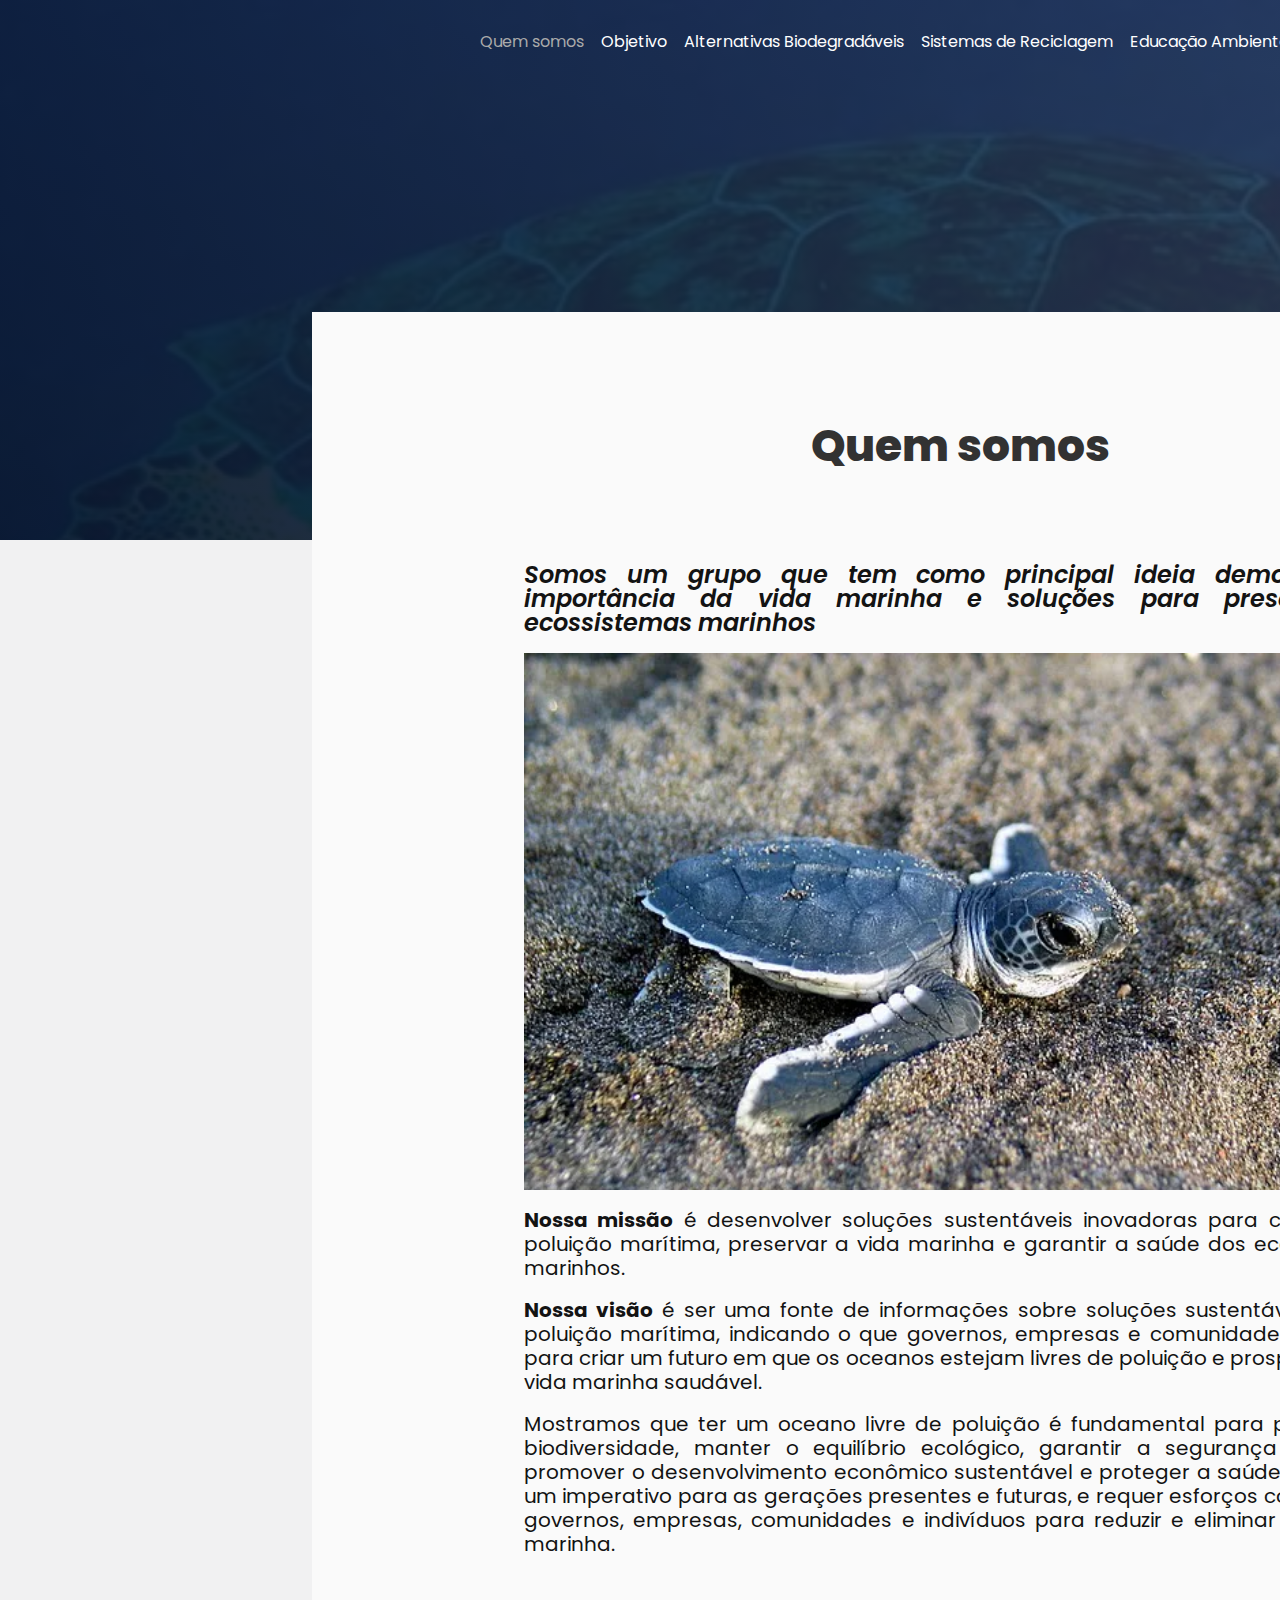
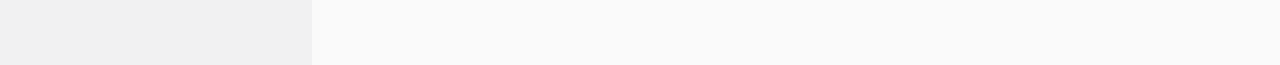
<file: index.html>
<!DOCTYPE html>
<html lang="en">
  <head>
    <meta charset="UTF-8" />
    <meta http-equiv="X-UA-Compatible" content="IE=edge" />
    <meta name="viewport" content="width=device-width, initial-scale=1.0" />
    <link rel="stylesheet" href="src/assets/styles/style.css" />
    <link rel="preconnect" href="https://fonts.googleapis.com" />
    <link rel="preconnect" href="https://fonts.gstatic.com" crossorigin />
    <link
      href="https://fonts.googleapis.com/css2?family=Poppins:ital,wght@0,100;0,200;0,300;0,400;0,500;0,600;0,700;0,800;0,900;1,100;1,200;1,300;1,400;1,500;1,600;1,700;1,800;1,900&family=Roboto:ital,wght@0,100;0,300;0,400;0,500;0,700;0,900;1,100;1,300;1,400;1,500;1,700;1,900&display=swap"
      rel="stylesheet"
    />
    <title>Quem Somos - APS</title>
  </head>
  <body>
    <div class="content">
      <nav class="elementor-widget-wrap">
        <ul class="menu-1">
          <li><a href="index.html" class="active">Quem somos</a></li>
          <li><a href="src/pages/objetivo.html">Objetivo</a></li>
          <li>
            <a href="src/pages/alternativas.html"
              >Alternativas Biodegradáveis</a
            >
          </li>
          <li>
            <a href="src/pages/sistemas.html">Sistemas de Reciclagem</a>
          </li>
          <li><a href="src/pages/educacao.html">Educação Ambiental</a></li>
          <li><a href="src/pages/materiais.html">Novos Materiais</a></li>
        </ul>
      </nav>
      <div class="elementor-section-wrap">
        <section class="elementor-section" id="quemsomosbg">
          <div class="elementor-background-overlay" id="quemsomosgrad"></div>
        </section>
        <div class="elementor-row" id="quemsomosrow">
          <div class="elementor-column-wrap" id="quemsomoscol">
            <div class="elementor-widget-wrap">
              <div class="elementor-heading-title">
                <h1>Quem somos</h1>
              </div>
              <div class="elementor-widget-container">
                <em
                  >Somos um grupo que tem como principal ideia demonstrar a
                  importância da vida marinha e soluções para preservar os
                  ecossistemas marinhos</em
                >
                <div class="img" id="quemsomos1"></div>
                <div class="p">
                  <p>
                    <strong>Nossa missão</strong> é desenvolver soluções
                    sustentáveis inovadoras para combater a poluição marítima,
                    preservar a vida marinha e garantir a saúde dos ecossistemas
                    marinhos.
                  </p>
                  <p>
                    <strong>Nossa visão</strong> é ser uma fonte de informações
                    sobre soluções sustentáveis para a poluição marítima,
                    indicando o que governos, empresas e comunidades precisam
                    para criar um futuro em que os oceanos estejam livres de
                    poluição e prosperem com vida marinha saudável.
                  </p>
                  <p>
                    Mostramos que ter um oceano livre de poluição é fundamental
                    para preservar a biodiversidade, manter o equilíbrio
                    ecológico, garantir a segurança alimentar, promover o
                    desenvolvimento econômico sustentável e proteger a saúde
                    humana. É um imperativo para as gerações presentes e
                    futuras, e requer esforços conjuntos de governos, empresas,
                    comunidades e indivíduos para reduzir e eliminar a poluição
                    marinha.
                  </p>
                </div>
              </div>
            </div>
          </div>
        </div>
      </div>
    </div>
  </body>
</html>
</file>
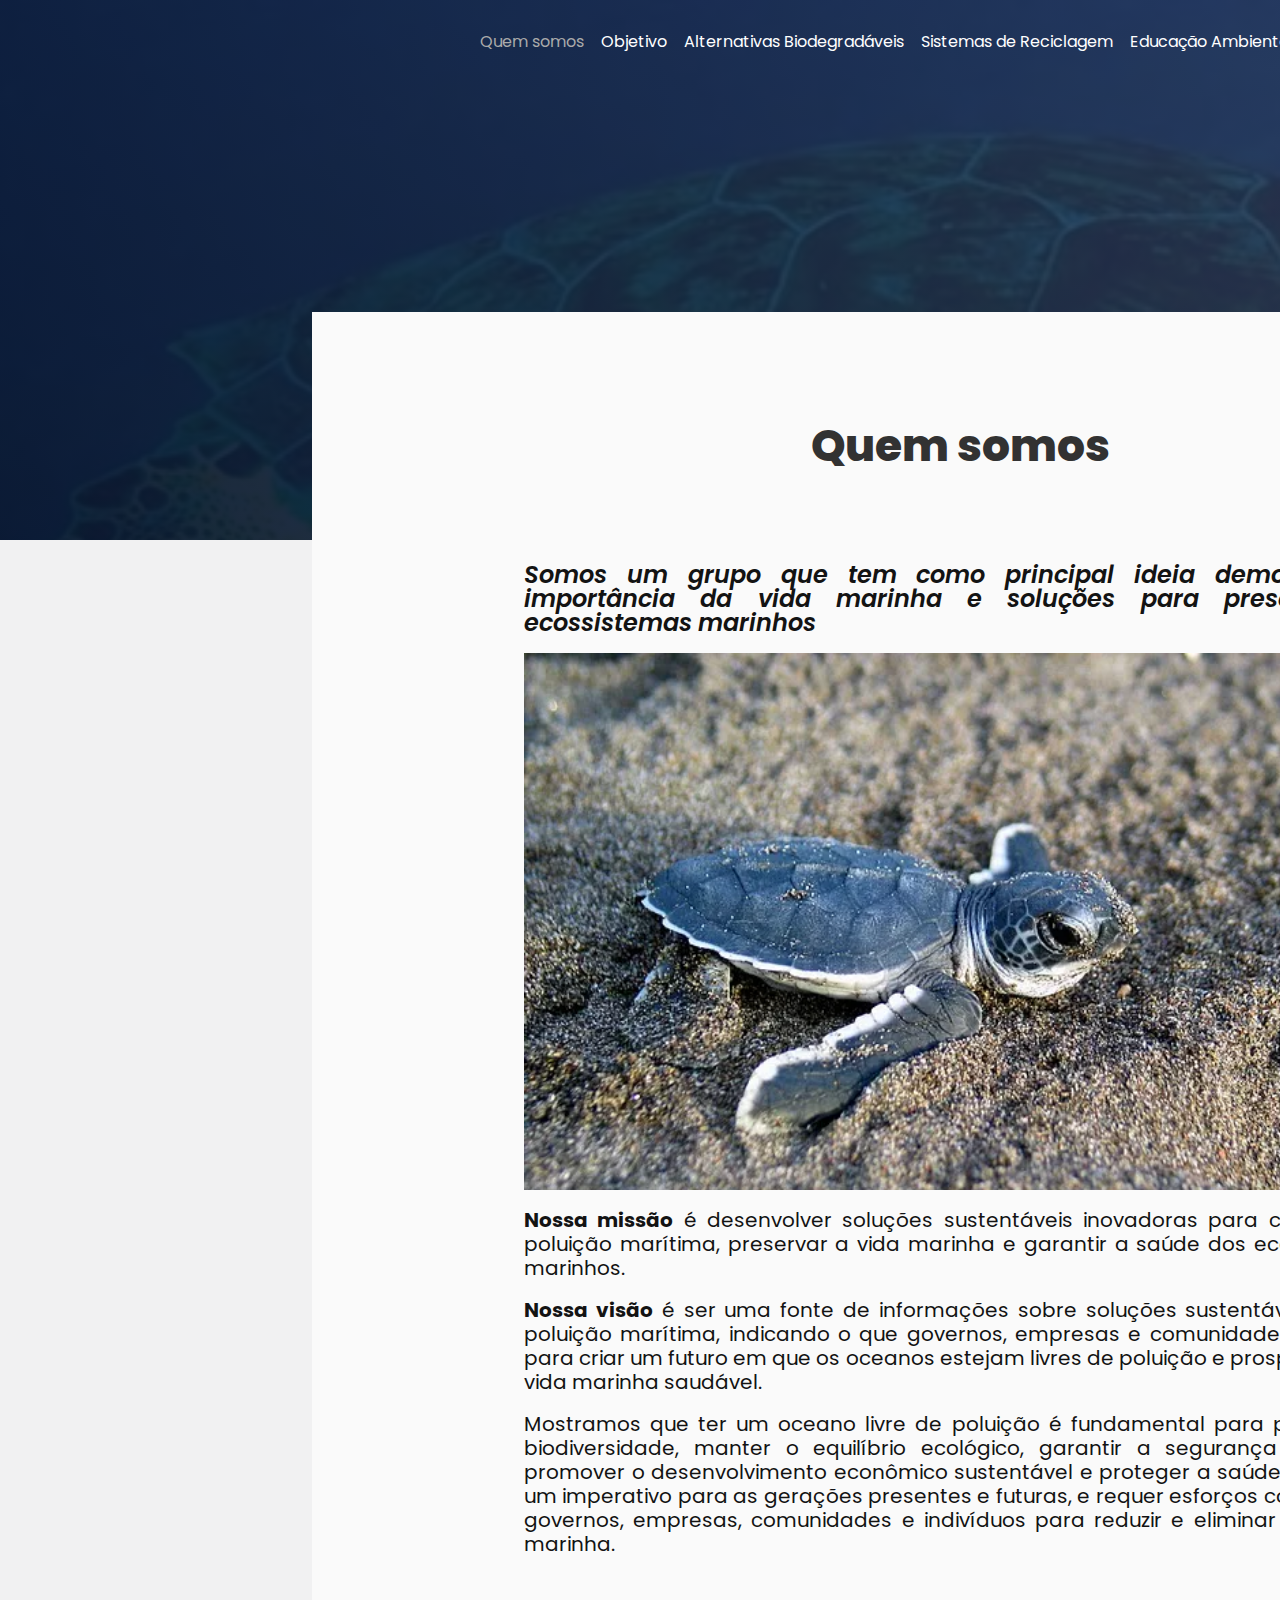
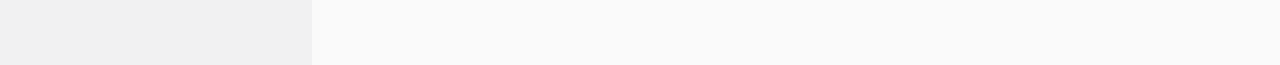
<file: public/index.html>
<!DOCTYPE html>
<html lang="en">
  <head>
    <meta charset="UTF-8" />
    <meta http-equiv="X-UA-Compatible" content="IE=edge" />
    <meta name="viewport" content="width=device-width, initial-scale=1.0" />
    <link rel="stylesheet" href="/src/assets/styles/style.css" />
    <link rel="preconnect" href="https://fonts.googleapis.com" />
    <link rel="preconnect" href="https://fonts.gstatic.com" crossorigin />
    <link
      href="https://fonts.googleapis.com/css2?family=Poppins:ital,wght@0,100;0,200;0,300;0,400;0,500;0,600;0,700;0,800;0,900;1,100;1,200;1,300;1,400;1,500;1,600;1,700;1,800;1,900&family=Roboto:ital,wght@0,100;0,300;0,400;0,500;0,700;0,900;1,100;1,300;1,400;1,500;1,700;1,900&display=swap"
      rel="stylesheet"
    />
    <title>Quem Somos - APS</title>
  </head>
  <body>
    <div class="content">
      <nav class="elementor-widget-wrap">
        <ul class="menu-1">
          <li><a href="index.html" class="active">Quem somos</a></li>
          <li><a href="../src/pages/objetivo.html">Objetivo</a></li>
          <li>
            <a href="../src/pages/alternativas.html"
              >Alternativas Biodegradáveis</a
            >
          </li>
          <li>
            <a href="../src/pages/sistemas.html">Sistemas de Reciclagem</a>
          </li>
          <li><a href="../src/pages/educacao.html">Educação Ambiental</a></li>
          <li><a href="../src/pages/materiais.html">Novos Materiais</a></li>
        </ul>
      </nav>
      <div class="elementor-section-wrap">
        <section class="elementor-section" id="quemsomosbg">
          <div class="elementor-background-overlay" id="quemsomosgrad"></div>
        </section>
        <div class="elementor-row" id="quemsomosrow">
          <div class="elementor-column-wrap" id="quemsomoscol">
            <div class="elementor-widget-wrap">
              <div class="elementor-heading-title">
                <h1>Quem somos</h1>
              </div>
              <div class="elementor-widget-container">
                <em
                  >Somos um grupo que tem como principal ideia demonstrar a
                  importância da vida marinha e soluções para preservar os
                  ecossistemas marinhos</em
                >
                <div class="img" id="quemsomos1"></div>
                <div class="p">
                  <p>
                    <strong>Nossa missão</strong> é desenvolver soluções
                    sustentáveis inovadoras para combater a poluição marítima,
                    preservar a vida marinha e garantir a saúde dos ecossistemas
                    marinhos.
                  </p>
                  <p>
                    <strong>Nossa visão</strong> é ser uma fonte de informações
                    sobre soluções sustentáveis para a poluição marítima,
                    indicando o que governos, empresas e comunidades precisam
                    para criar um futuro em que os oceanos estejam livres de
                    poluição e prosperem com vida marinha saudável.
                  </p>
                  <p>
                    Mostramos que ter um oceano livre de poluição é fundamental
                    para preservar a biodiversidade, manter o equilíbrio
                    ecológico, garantir a segurança alimentar, promover o
                    desenvolvimento econômico sustentável e proteger a saúde
                    humana. É um imperativo para as gerações presentes e
                    futuras, e requer esforços conjuntos de governos, empresas,
                    comunidades e indivíduos para reduzir e eliminar a poluição
                    marinha.
                  </p>
                </div>
              </div>
            </div>
          </div>
        </div>
      </div>
    </div>
  </body>
</html>
</file>
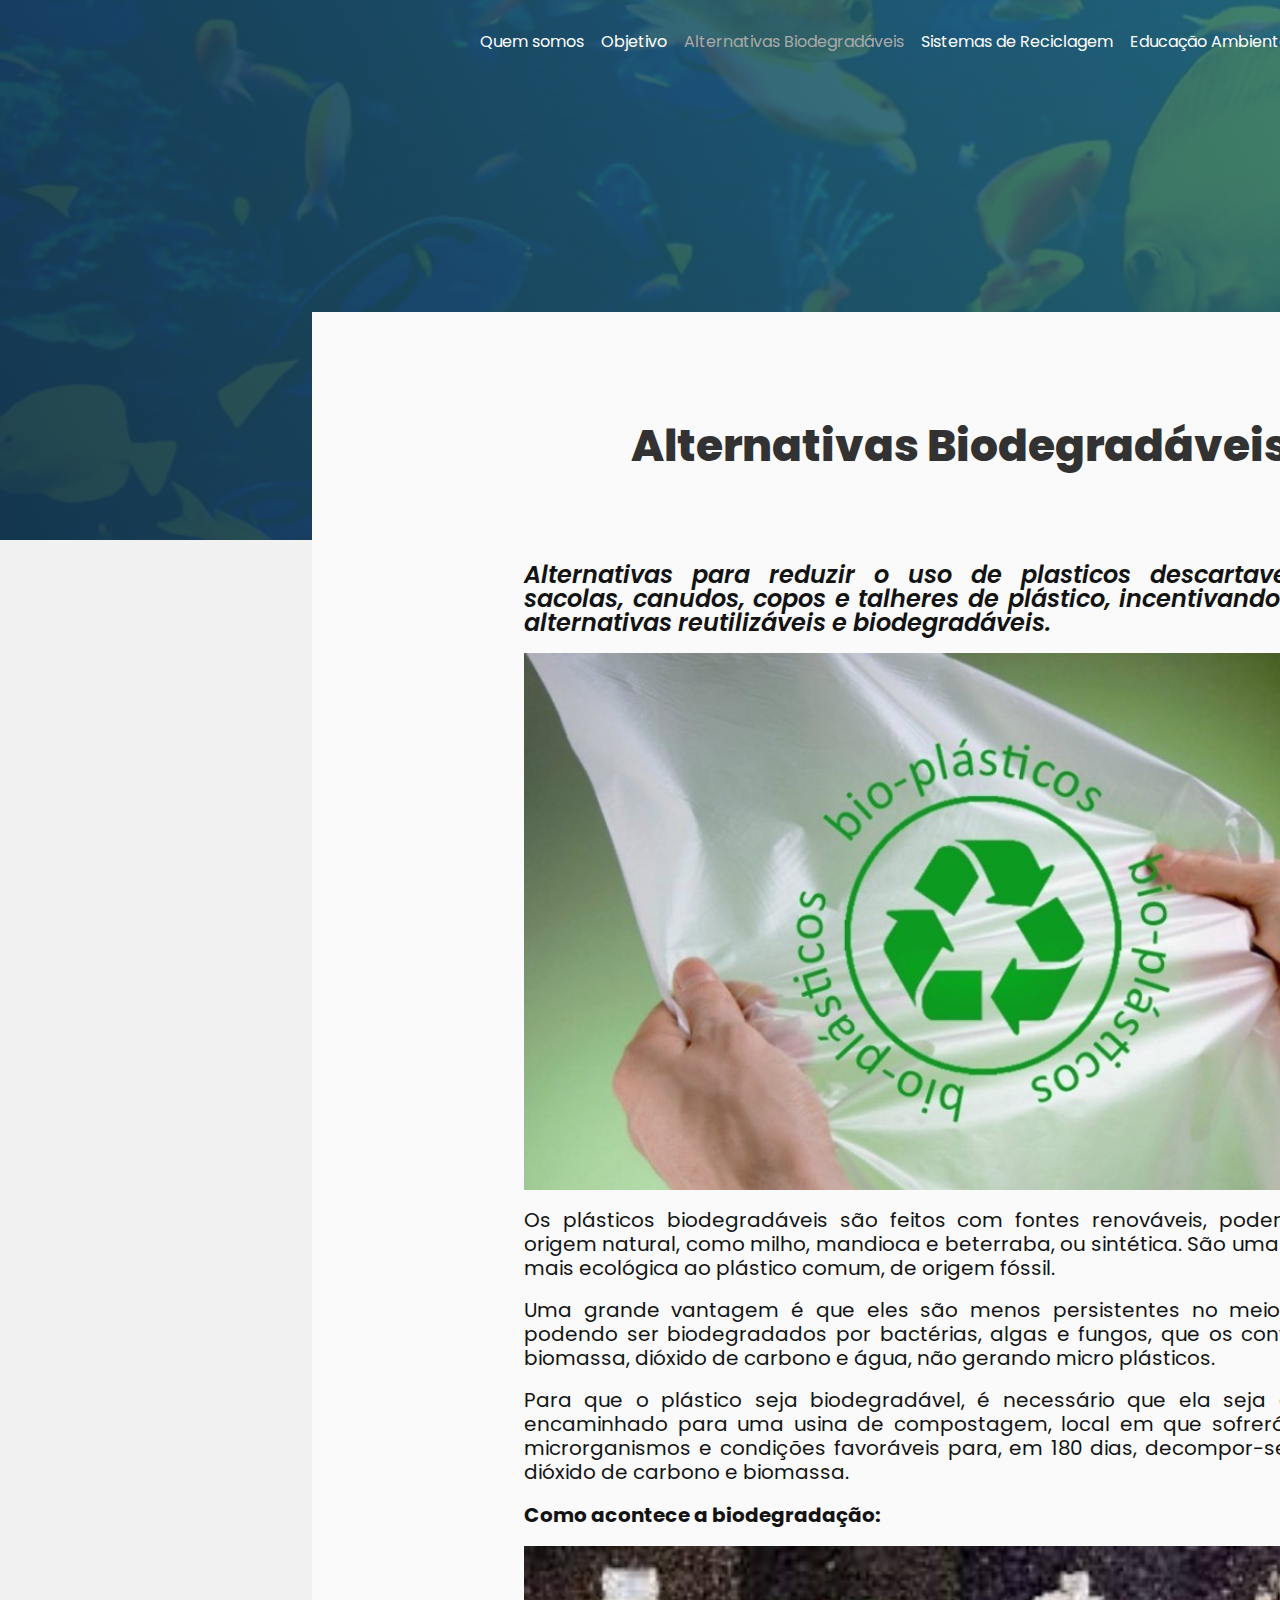
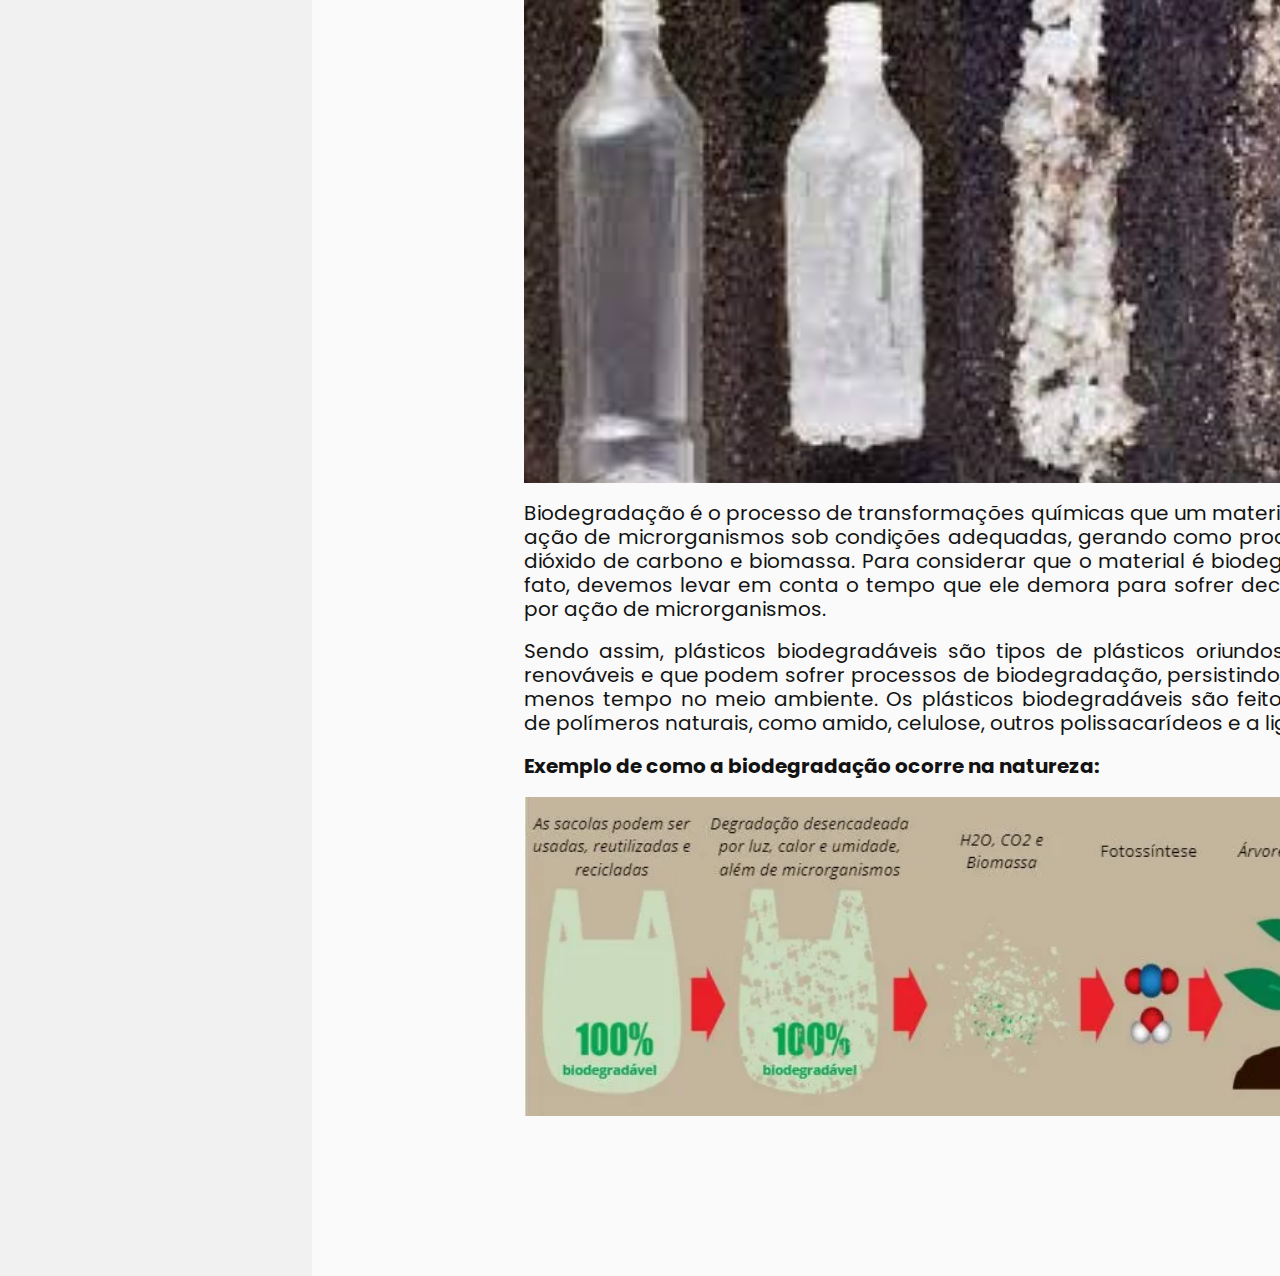
<file: src/pages/alternativas.html>
<!DOCTYPE html>
<html lang="en">
  <head>
    <meta charset="UTF-8" />
    <meta http-equiv="X-UA-Compatible" content="IE=edge" />
    <meta name="viewport" content="width=device-width, initial-scale=1.0" />
    <link rel="stylesheet" href="../assets/styles/style.css" />
    <link rel="preconnect" href="https://fonts.googleapis.com" />
    <link rel="preconnect" href="https://fonts.gstatic.com" crossorigin />
    <link
      href="https://fonts.googleapis.com/css2?family=Poppins:ital,wght@0,100;0,200;0,300;0,400;0,500;0,600;0,700;0,800;0,900;1,100;1,200;1,300;1,400;1,500;1,600;1,700;1,800;1,900&family=Roboto:ital,wght@0,100;0,300;0,400;0,500;0,700;0,900;1,100;1,300;1,400;1,500;1,700;1,900&display=swap"
      rel="stylesheet"
    />
    <title>Alternativas - APS</title>
  </head>
  <body>
    <div class="content">
      <nav class="elementor-widget-wrap">
        <ul class="menu-1">
          <li><a href="../../index.html">Quem somos</a></li>
          <li><a href="objetivo.html">Objetivo</a></li>
          <li>
            <a href="alternativas.html" class="active"
              >Alternativas Biodegradáveis</a
            >
          </li>
          <li><a href="sistemas.html">Sistemas de Reciclagem</a></li>
          <li><a href="educacao.html">Educação Ambiental</a></li>
          <li><a href="materiais.html">Novos Materiais</a></li>
        </ul>
      </nav>
      <div class="elementor-section-wrap">
        <section class="elementor-section" id="alternativasbg">
          <div class="elementor-background-overlay" id="alternativasgrad"></div>
        </section>
        <div class="elementor-row" id="alternativasrow">
          <div class="elementor-column-wrap" id="alternativascol">
            <div class="elementor-widget-wrap">
              <div class="elementor-heading-title">
                <h1>Alternativas Biodegradáveis</h1>
              </div>
              <div class="elementor-widget-container">
                <em
                  >Alternativas para reduzir o uso de plasticos descartaveis
                  como sacolas, canudos, copos e talheres de plástico,
                  incentivando o uso de alternativas reutilizáveis e
                  biodegradáveis.
                </em>
                <div class="img" id="alternativas1"></div>
                <div class="p">
                  <p>
                    Os plásticos biodegradáveis são feitos com fontes
                    renováveis, podendo ser de origem natural, como milho,
                    mandioca e beterraba, ou sintética. São uma alternativa mais
                    ecológica ao plástico comum, de origem fóssil.
                  </p>
                  <p>
                    Uma grande vantagem é que eles são menos persistentes no
                    meio ambiente, podendo ser biodegradados por bactérias,
                    algas e fungos, que os convertem em biomassa, dióxido de
                    carbono e água, não gerando micro plásticos.
                  </p>
                  <p>
                    Para que o plástico seja biodegradável, é necessário
                    que ela seja coletado e encaminhado para uma usina de
                    compostagem, local em que sofrerá ações de microrganismos e
                    condições favoráveis para, em 180 dias, decompor-se em água,
                    dióxido de carbono e biomassa.
                  </p>
                </div>
                <em class="subtitle"> Como acontece a biodegradação: </em>
                <div class="img" id="alternativas2"></div>
                <div class="p">
                  <p>
                    Biodegradação é o processo de transformações químicas que um
                    material sofre por ação de microrganismos sob condições
                    adequadas, gerando como produtos água, dióxido de carbono e
                    biomassa. Para considerar que o material é biodegradável de
                    fato, devemos levar em conta o tempo que ele demora para
                    sofrer decomposição por ação de microrganismos.
                  </p>
                  <p>
                    Sendo assim, plásticos biodegradáveis são tipos de plásticos
                    oriundos de fontes renováveis e que podem sofrer processos
                    de biodegradação, persistindo, assim, por menos tempo no
                    meio ambiente. Os plásticos biodegradáveis são feitos por
                    meio de polímeros naturais, como amido, celulose, outros
                    polissacarídeos e a lignina.
                  </p>
                </div>
                <em class="subtitle">
                  Exemplo de como a biodegradação ocorre na natureza:
                </em>
                <div class="img" id="alternativas3"></div>
              </div>
            </div>
          </div>
        </div>
      </div>
    </div>
  </body>
</html>
</file>
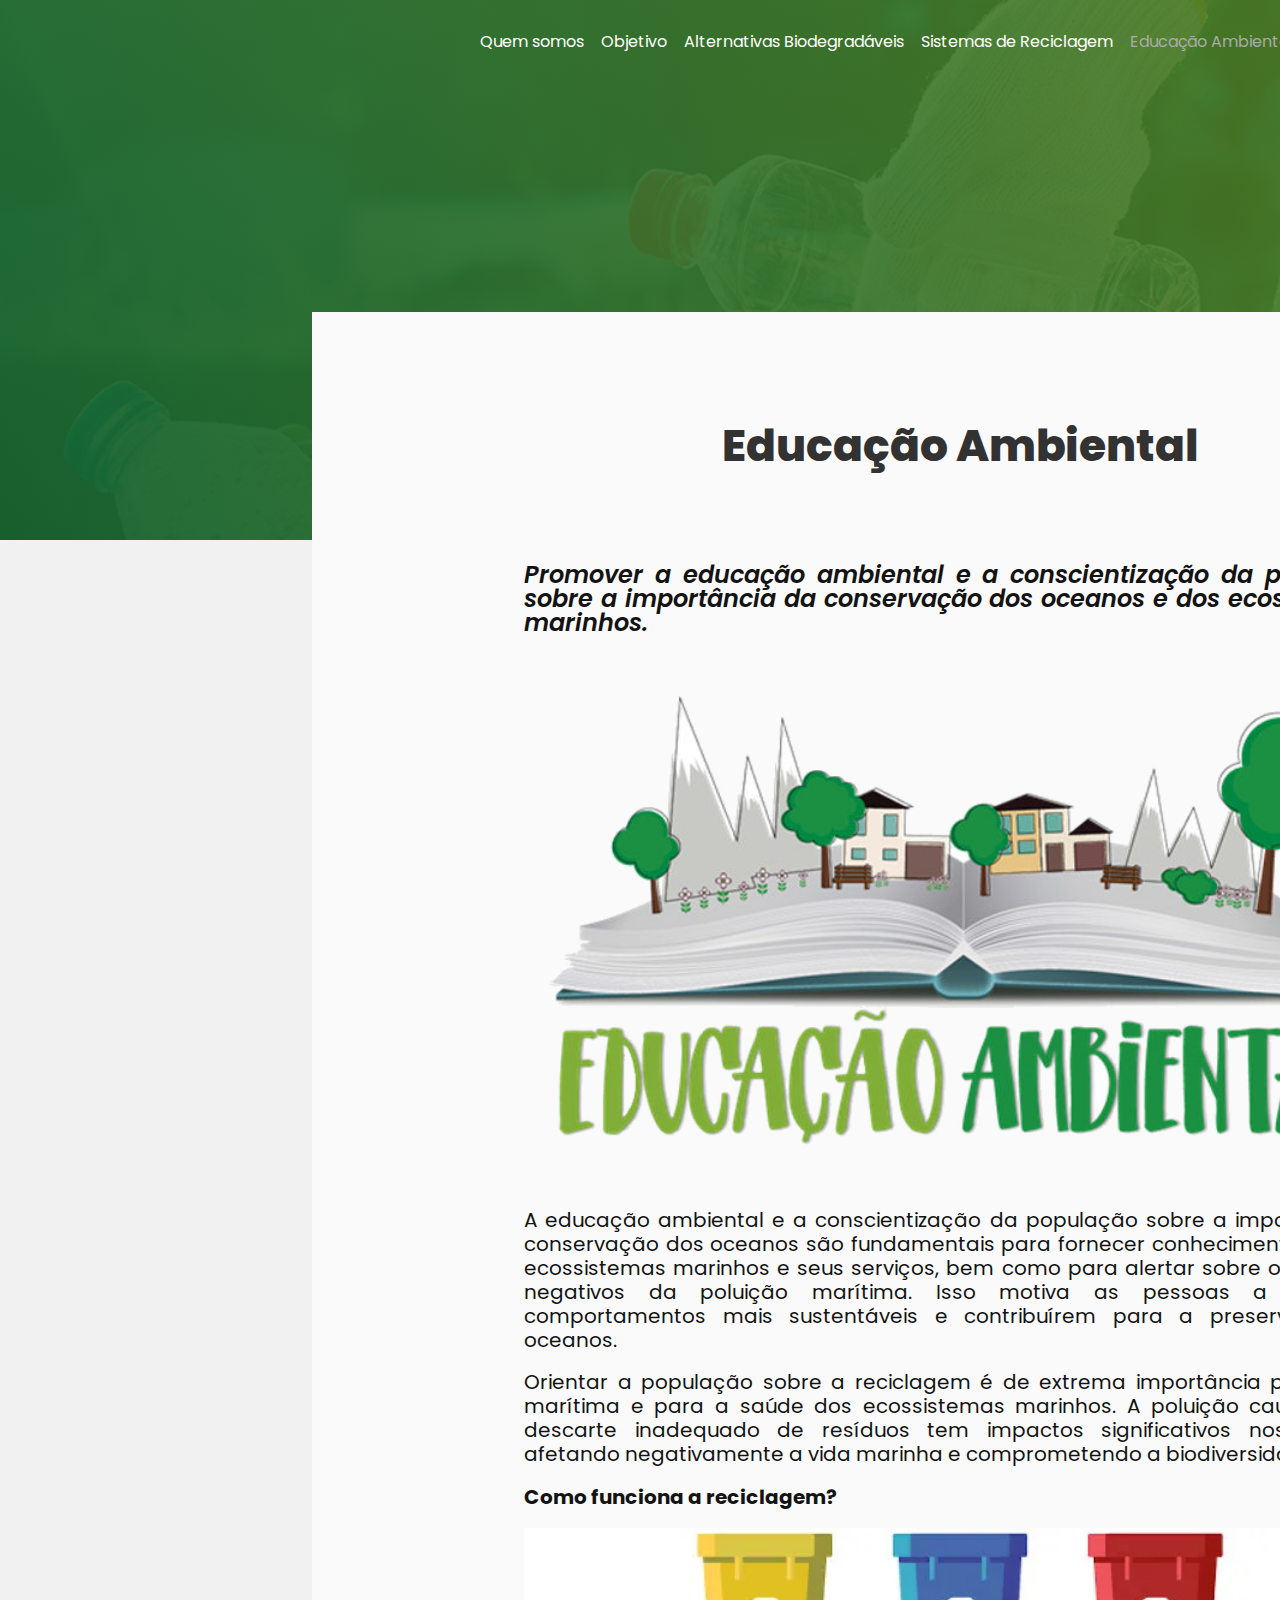
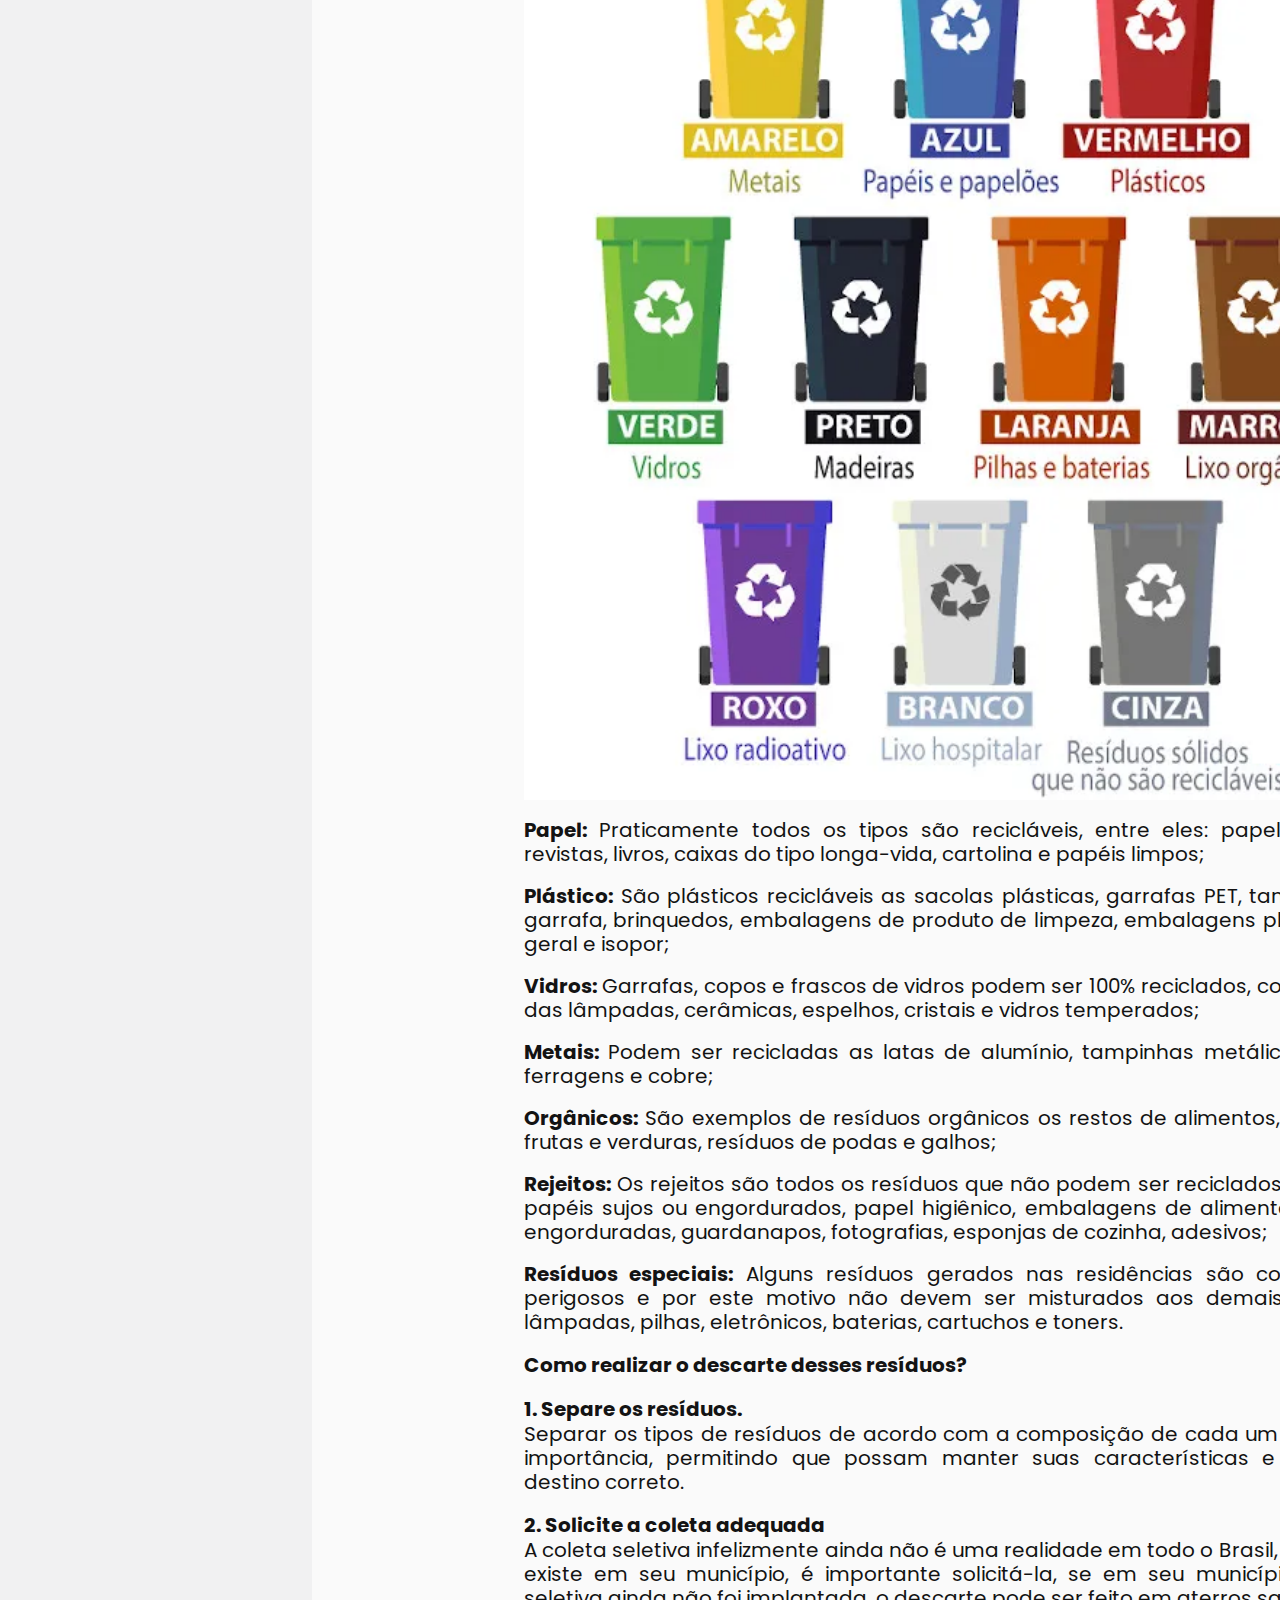
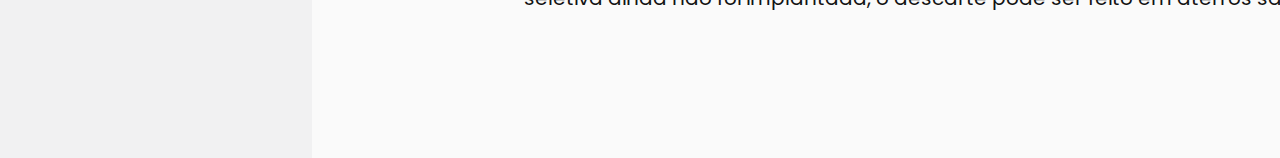
<file: src/pages/educacao.html>
<!DOCTYPE html>
<html lang="en">
  <head>
    <meta charset="UTF-8" />
    <meta http-equiv="X-UA-Compatible" content="IE=edge" />
    <meta name="viewport" content="width=device-width, initial-scale=1.0" />
    <link rel="stylesheet" href="../assets/styles/style.css" />
    <link rel="preconnect" href="https://fonts.googleapis.com" />
    <link rel="preconnect" href="https://fonts.gstatic.com" crossorigin />
    <link
      href="https://fonts.googleapis.com/css2?family=Poppins:ital,wght@0,100;0,200;0,300;0,400;0,500;0,600;0,700;0,800;0,900;1,100;1,200;1,300;1,400;1,500;1,600;1,700;1,800;1,900&family=Roboto:ital,wght@0,100;0,300;0,400;0,500;0,700;0,900;1,100;1,300;1,400;1,500;1,700;1,900&display=swap"
      rel="stylesheet"
    />
    <title>Educação - APS</title>
  </head>
  <body>
    <div class="content">
      <nav class="elementor-widget-wrap">
        <ul class="menu-1">
          <li><a href="../../index.html">Quem somos</a></li>
          <li><a href="objetivo.html">Objetivo</a></li>
          <li>
            <a href="alternativas.html">Alternativas Biodegradáveis</a>
          </li>
          <li><a href="sistemas.html">Sistemas de Reciclagem</a></li>
          <li><a href="educacao.html" class="active">Educação Ambiental</a></li>
          <li><a href="materiais.html">Novos Materiais</a></li>
        </ul>
      </nav>
      <div class="elementor-section-wrap">
        <section class="elementor-section" id="educacaobg">
          <div class="elementor-background-overlay" id="educacaograd"></div>
        </section>
        <div class="elementor-row" id="educacaorow">
          <div class="elementor-column-wrap" id="educacaocol">
            <div class="elementor-widget-wrap">
              <div class="elementor-heading-title">
                <h1>Educação Ambiental</h1>
              </div>
              <div class="elementor-widget-container">
                <em
                  >Promover a educação ambiental e a conscientização da
                  população sobre a importância da conservação dos oceanos e dos
                  ecossistemas marinhos.
                </em>
                <div class="img" id="educacao1"></div>
                <div class="p">
                  <p>
                    A educação ambiental e a conscientização da população sobre
                    a importância da conservação dos oceanos são fundamentais
                    para fornecer conhecimento sobre os ecossistemas marinhos e
                    seus serviços, bem como para alertar sobre os impactos
                    negativos da poluição marítima. Isso motiva as pessoas a
                    adotarem comportamentos mais sustentáveis e contribuírem
                    para a preservação dos oceanos.
                  </p>
                  <p>
                    Orientar a população sobre a reciclagem é de extrema
                    importância para a vida marítima e para a saúde dos
                    ecossistemas marinhos. A poluição causada pelo descarte
                    inadequado de resíduos tem impactos significativos nos
                    oceanos, afetando negativamente a vida marinha e
                    comprometendo a biodiversidade.
                  </p>
                </div>
                <em class="subtitle"> Como funciona a reciclagem? </em>
                <div class="img" id="educacao2"></div>
                <div class="p">
                  <p>
                    <strong>Papel:</strong> Praticamente todos os tipos são
                    recicláveis, entre eles: papelão, jornais, revistas, livros,
                    caixas do tipo longa-vida, cartolina e papéis limpos;
                  </p>
                  <p>
                    <strong>Plástico:</strong> São plásticos recicláveis as
                    sacolas plásticas, garrafas PET, tampinhas de garrafa,
                    brinquedos, embalagens de produto de limpeza, embalagens
                    plásticas em geral e isopor;
                  </p>
                  <p>
                    <strong>Vidros:</strong> Garrafas, copos e frascos de vidros
                    podem ser 100% reciclados, com exceção das lâmpadas,
                    cerâmicas, espelhos, cristais e vidros temperados;
                  </p>
                  <p>
                    <strong>Metais:</strong> Podem ser recicladas as latas de
                    alumínio, tampinhas metálicas, pregos, ferragens e cobre;
                  </p>
                  <p>
                    <strong>Orgânicos:</strong> São exemplos de resíduos
                    orgânicos os restos de alimentos, cascas de frutas e
                    verduras, resíduos de podas e galhos;
                  </p>
                  <p>
                    <strong>Rejeitos:</strong> Os rejeitos são todos os resíduos
                    que não podem ser reciclados, exemplos: papéis sujos ou
                    engordurados, papel higiênico, embalagens de alimentos sujas
                    ou engorduradas, guardanapos, fotografias, esponjas de
                    cozinha, adesivos;
                  </p>
                  <p>
                    <strong>Resíduos especiais:</strong> Alguns resíduos gerados
                    nas residências são considerados perigosos e por este motivo
                    não devem ser misturados aos demais. São eles: lâmpadas,
                    pilhas, eletrônicos, baterias, cartuchos e toners.
                  </p>
                </div>
                <em class="subtitle">
                  Como realizar o descarte desses resíduos?
                </em>
                <div class="p">
                  <p class="list">1. Separe os resíduos.</p>
                  <p>
                    Separar os tipos de resíduos de acordo com a composição de
                    cada um é de suma importância, permitindo que possam manter
                    suas características e receber o destino correto.
                  </p>
                  <p class="list">2. Solicite a coleta adequada</p>
                  <p>
                    A coleta seletiva infelizmente ainda não é uma realidade em
                    todo o Brasil, Mas, se ela existe em seu município, é
                    importante solicitá-la, se em seu município a coleta
                    seletiva ainda não foi implantada, o descarte pode ser feito
                    em aterros sanitários.
                  </p>
                </div>
              </div>
            </div>
          </div>
        </div>
      </div>
    </div>
  </body>
</html>
</file>
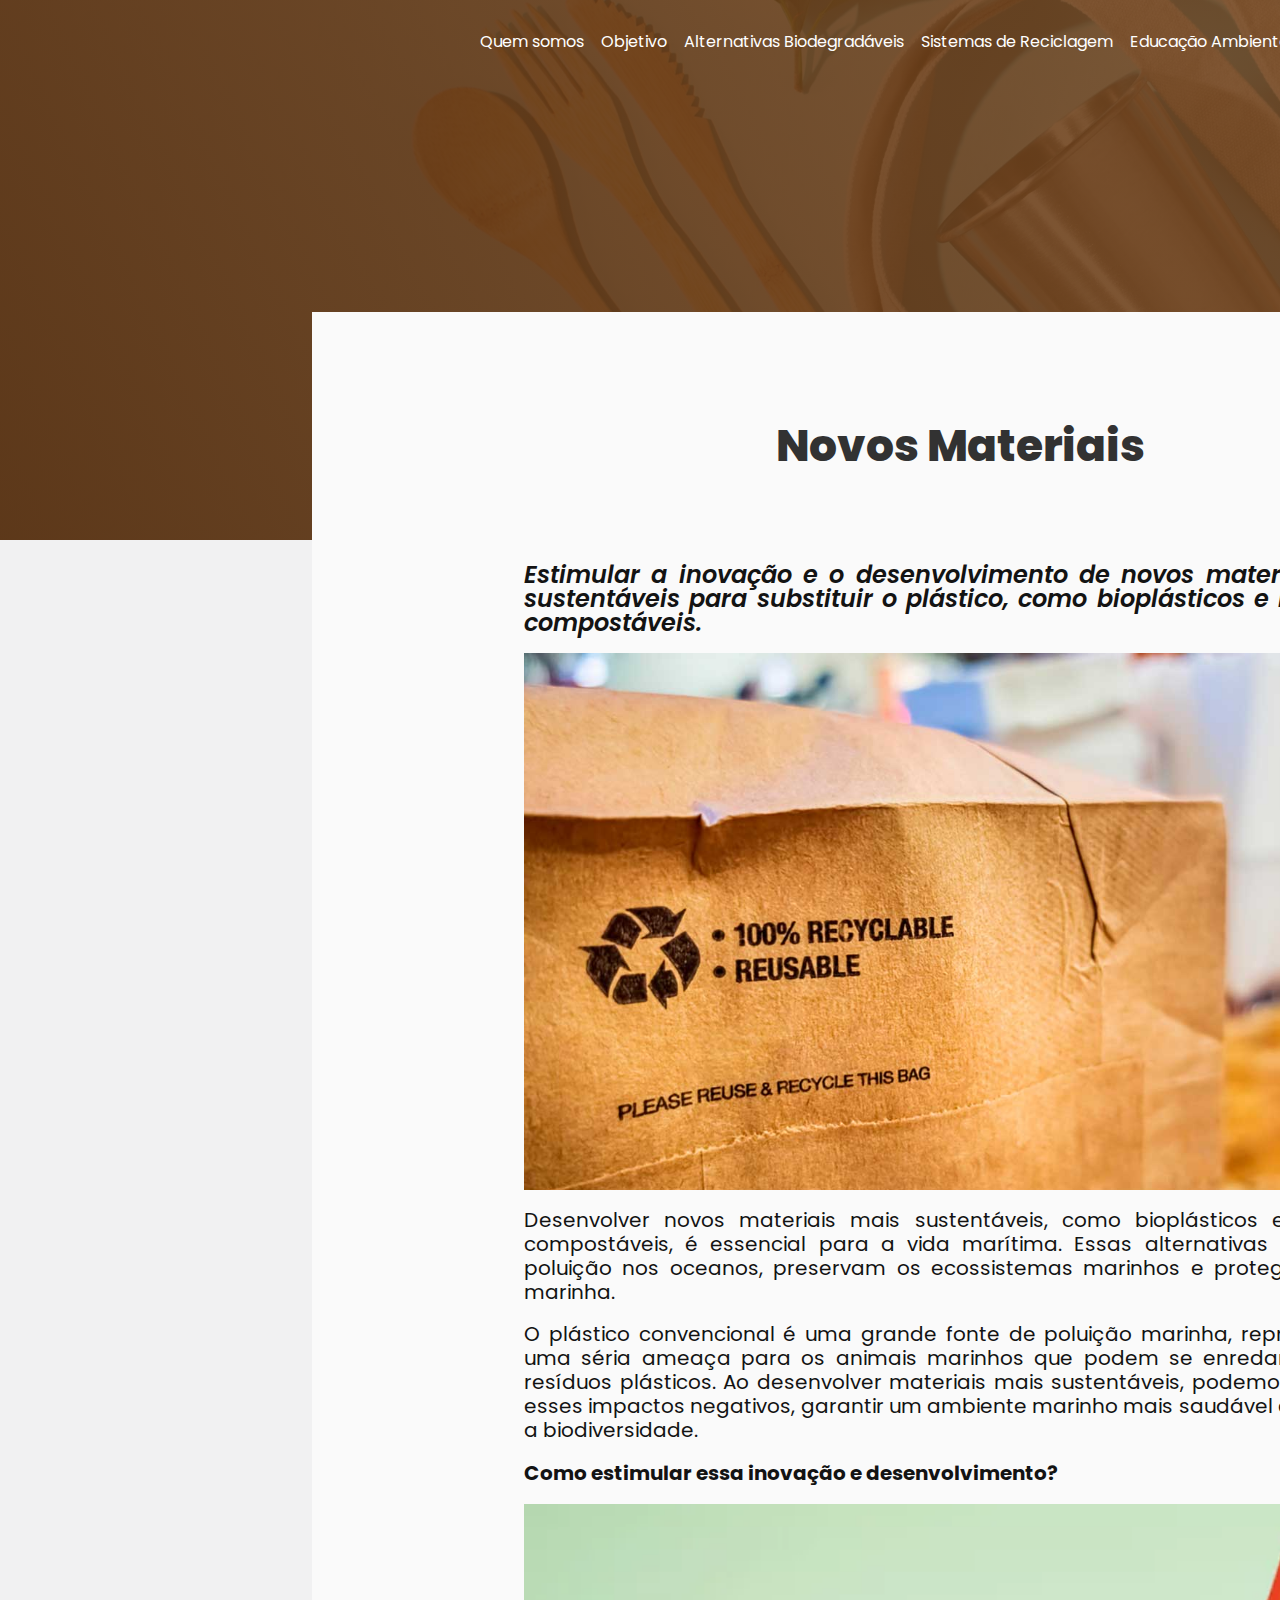
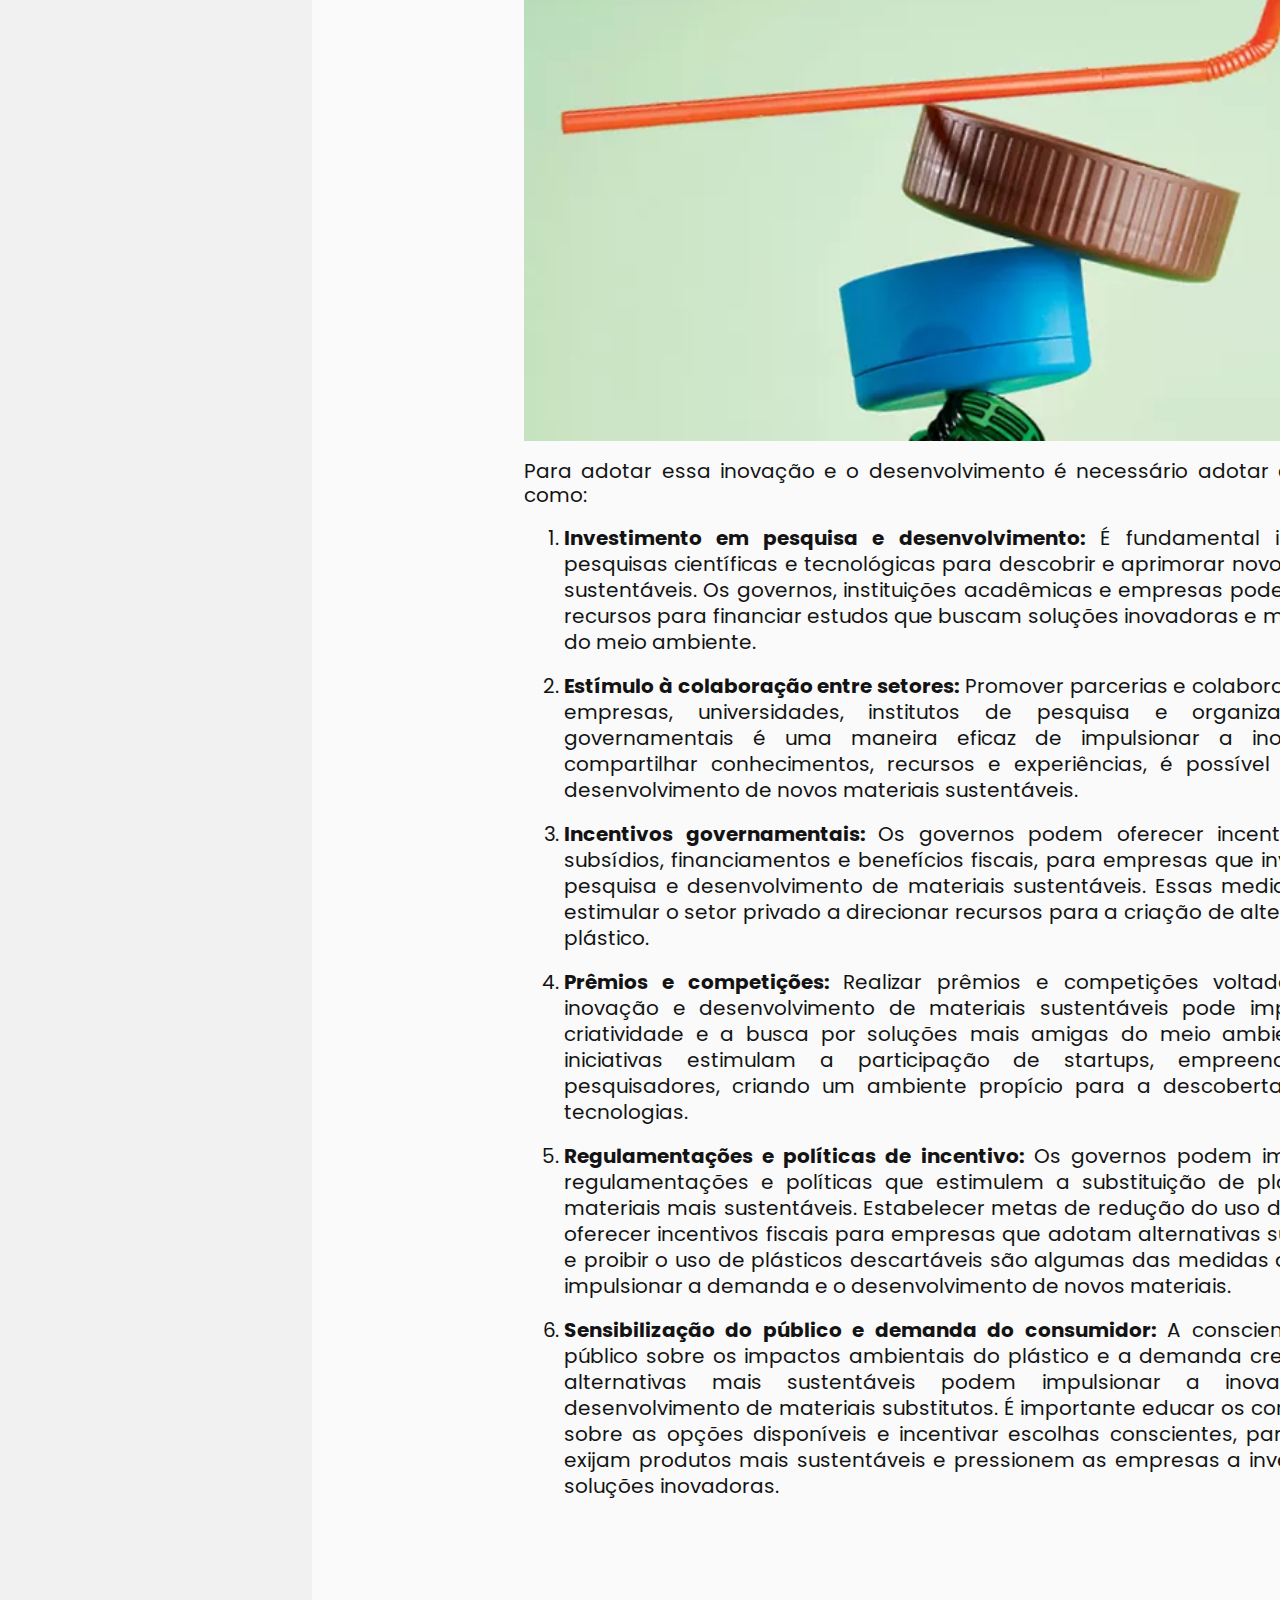
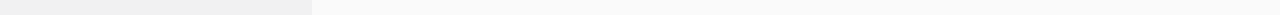
<file: src/pages/materiais.html>
<!DOCTYPE html>
<html lang="en">
  <head>
    <meta charset="UTF-8" />
    <meta http-equiv="X-UA-Compatible" content="IE=edge" />
    <meta name="viewport" content="width=device-width, initial-scale=1.0" />
    <link rel="stylesheet" href="../assets/styles/style.css" />
    <link rel="preconnect" href="https://fonts.googleapis.com" />
    <link rel="preconnect" href="https://fonts.gstatic.com" crossorigin />
    <link
      href="https://fonts.googleapis.com/css2?family=Poppins:ital,wght@0,100;0,200;0,300;0,400;0,500;0,600;0,700;0,800;0,900;1,100;1,200;1,300;1,400;1,500;1,600;1,700;1,800;1,900&family=Roboto:ital,wght@0,100;0,300;0,400;0,500;0,700;0,900;1,100;1,300;1,400;1,500;1,700;1,900&display=swap"
      rel="stylesheet"
    />
    <title>Materiais - APS</title>
  </head>
  <body>
    <div class="content">
      <nav class="elementor-widget-wrap">
        <ul class="menu-1">
          <li><a href="../../index.html">Quem somos</a></li>
          <li><a href="objetivo.html">Objetivo</a></li>
          <li>
            <a href="alternativas.html">Alternativas Biodegradáveis</a>
          </li>
          <li><a href="sistemas.html">Sistemas de Reciclagem</a></li>
          <li><a href="educacao.html">Educação Ambiental</a></li>
          <li><a href="materiais.html" class="active">Novos Materiais</a></li>
        </ul>
      </nav>
      <div class="elementor-section-wrap">
        <section class="elementor-section" id="materiaisbg">
          <div class="elementor-background-overlay" id="materiaisgrad"></div>
        </section>
        <div class="elementor-row" id="materiaisrow">
          <div class="elementor-column-wrap" id="materiaiscol">
            <div class="elementor-widget-wrap">
              <div class="elementor-heading-title">
                <h1>Novos Materiais</h1>
              </div>
              <div class="elementor-widget-container">
                <em
                  >Estimular a inovação e o desenvolvimento de novos materiais
                  mais sustentáveis para substituir o plástico, como
                  bioplásticos e materiais compostáveis.
                </em>
                <div class="img" id="materiais1"></div>
                <div class="p">
                  <p>
                    Desenvolver novos materiais mais sustentáveis, como
                    bioplásticos e materiais compostáveis, é essencial para a
                    vida marítima. Essas alternativas reduzem a poluição nos
                    oceanos, preservam os ecossistemas marinhos e protegem a
                    vida marinha.
                  </p>
                  <p>
                    O plástico convencional é uma grande fonte de poluição
                    marinha, representando uma séria ameaça para os animais
                    marinhos que podem se enredar ou ingerir resíduos plásticos.
                    Ao desenvolver materiais mais sustentáveis, podemos
                    minimizar esses impactos negativos, garantir um ambiente
                    marinho mais saudável e preservar a biodiversidade.
                  </p>
                </div>
                <em class="subtitle">
                  Como estimular essa inovação e desenvolvimento?
                </em>
                <div class="img" id="materiais2"></div>
                <div class="p">
                  <p>
                    Para adotar essa inovação e o desenvolvimento é necessário
                    adotar estratégias como:
                  </p>
                </div>
                <ol>
                  <li>
                    <strong>Investimento em pesquisa e desenvolvimento:</strong>
                    É fundamental investir em pesquisas científicas e
                    tecnológicas para descobrir e aprimorar novos materiais
                    sustentáveis. Os governos, instituições acadêmicas e
                    empresas podem destinar recursos para financiar estudos que
                    buscam soluções inovadoras e mais amigas do meio ambiente.
                  </li>
                  <li>
                    <strong>Estímulo à colaboração entre setores:</strong>
                    Promover parcerias e colaborações entre empresas,
                    universidades, institutos de pesquisa e organizações não
                    governamentais é uma maneira eficaz de impulsionar a
                    inovação. Ao compartilhar conhecimentos, recursos e
                    experiências, é possível acelerar o desenvolvimento de novos
                    materiais sustentáveis.
                  </li>
                  <li>
                    <strong>Incentivos governamentais:</strong> Os governos
                    podem oferecer incentivos, como subsídios, financiamentos e
                    benefícios fiscais, para empresas que investem em pesquisa e
                    desenvolvimento de materiais sustentáveis. Essas medidas
                    podem estimular o setor privado a direcionar recursos para a
                    criação de alternativas ao plástico.
                  </li>
                  <li>
                    <strong>Prêmios e competições:</strong> Realizar prêmios e
                    competições voltados para a inovação e desenvolvimento de
                    materiais sustentáveis pode impulsionar a criatividade e a
                    busca por soluções mais amigas do meio ambiente. Essas
                    iniciativas estimulam a participação de startups,
                    empreendedores e pesquisadores, criando um ambiente propício
                    para a descoberta de novas tecnologias.
                  </li>
                  <li>
                    <strong>Regulamentações e políticas de incentivo:</strong>
                    Os governos podem implementar regulamentações e políticas
                    que estimulem a substituição de plásticos por materiais mais
                    sustentáveis. Estabelecer metas de redução do uso de
                    plásticos, oferecer incentivos fiscais para empresas que
                    adotam alternativas sustentáveis e proibir o uso de
                    plásticos descartáveis são algumas das medidas que podem
                    impulsionar a demanda e o desenvolvimento de novos
                    materiais.
                  </li>
                  <li>
                    <strong
                      >Sensibilização do público e demanda do
                      consumidor:</strong
                    >
                    A conscientização do público sobre os impactos ambientais do
                    plástico e a demanda crescente por alternativas mais
                    sustentáveis podem impulsionar a inovação e o
                    desenvolvimento de materiais substitutos. É importante
                    educar os consumidores sobre as opções disponíveis e
                    incentivar escolhas conscientes, para que eles exijam
                    produtos mais sustentáveis e pressionem as empresas a
                    investirem em soluções inovadoras.
                  </li>
                </ol>
              </div>
            </div>
          </div>
        </div>
      </div>
    </div>
  </body>
</html>
</file>
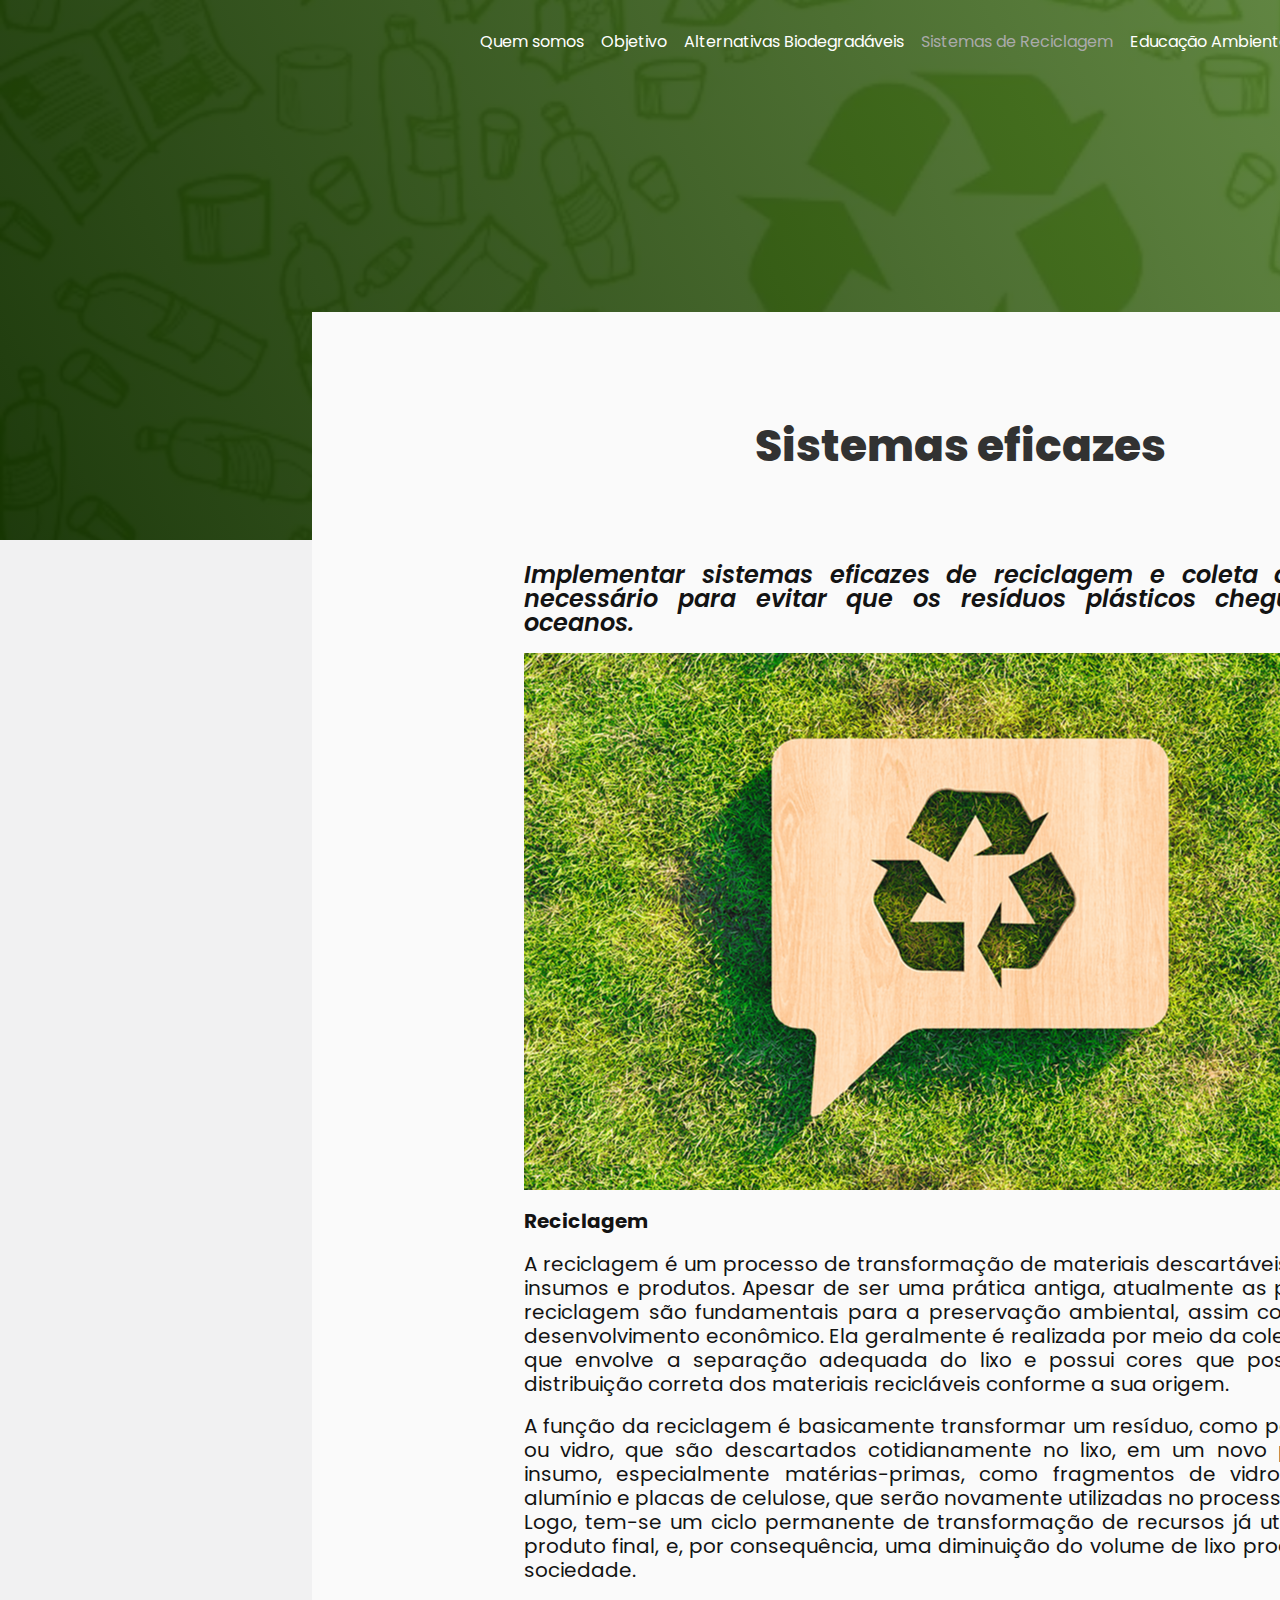
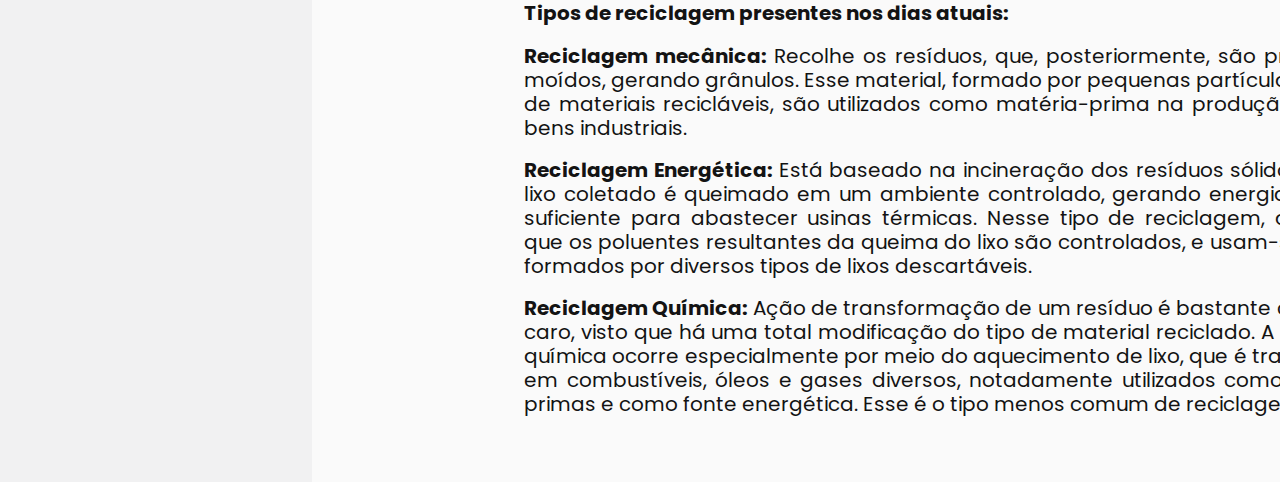
<file: src/pages/sistemas.html>
<!DOCTYPE html>
<html lang="en">
  <head>
    <meta charset="UTF-8" />
    <meta http-equiv="X-UA-Compatible" content="IE=edge" />
    <meta name="viewport" content="width=device-width, initial-scale=1.0" />
    <link rel="stylesheet" href="../assets/styles/style.css" />
    <link rel="preconnect" href="https://fonts.googleapis.com" />
    <link rel="preconnect" href="https://fonts.gstatic.com" crossorigin />
    <link
      href="https://fonts.googleapis.com/css2?family=Poppins:ital,wght@0,100;0,200;0,300;0,400;0,500;0,600;0,700;0,800;0,900;1,100;1,200;1,300;1,400;1,500;1,600;1,700;1,800;1,900&family=Roboto:ital,wght@0,100;0,300;0,400;0,500;0,700;0,900;1,100;1,300;1,400;1,500;1,700;1,900&display=swap"
      rel="stylesheet"
    />
    <title>Sistemas - APS</title>
  </head>
  <body>
    <div class="content">
      <nav class="elementor-widget-wrap">
        <ul class="menu-1">
          <li><a href="../../index.html">Quem somos</a></li>
          <li><a href="objetivo.html">Objetivo</a></li>
          <li>
            <a href="alternativas.html">Alternativas Biodegradáveis</a>
          </li>
          <li>
            <a href="sistemas.html" class="active">Sistemas de Reciclagem</a>
          </li>
          <li><a href="educacao.html">Educação Ambiental</a></li>
          <li><a href="materiais.html">Novos Materiais</a></li>
        </ul>
      </nav>
      <div class="elementor-section-wrap">
        <section class="elementor-section" id="sistemasbg">
          <div class="elementor-background-overlay" id="sistemasgrad"></div>
        </section>
        <div class="elementor-row" id="sistemasrow">
          <div class="elementor-column-wrap" id="sistemascol">
            <div class="elementor-widget-wrap">
              <div class="elementor-heading-title">
                <h1>Sistemas eficazes</h1>
              </div>
              <div class="elementor-widget-container">
                <em
                  >Implementar sistemas eficazes de reciclagem e coleta de lixo
                  é necessário para evitar que os resíduos plásticos cheguem aos
                  oceanos.
                </em>
                <div class="img" id="sistemas1"></div>
                <em class="subtitle">Reciclagem</em>
                <div class="p">
                  <p>
                    A reciclagem é um processo de transformação de materiais
                    descartáveis em novos insumos e produtos. Apesar de ser uma
                    prática antiga, atualmente as políticas de reciclagem são
                    fundamentais para a preservação ambiental, assim como para o
                    desenvolvimento econômico. Ela geralmente é realizada por
                    meio da coleta seletiva, que envolve a separação adequada do
                    lixo e possui cores que possibilitam a distribuição correta
                    dos materiais recicláveis conforme a sua origem.
                  </p>
                  <p>
                    A função da reciclagem é basicamente transformar um resíduo,
                    como papel, metal ou vidro, que são descartados
                    cotidianamente no lixo, em um novo produto ou insumo,
                    especialmente matérias-primas, como fragmentos de vidros,
                    tiras de alumínio e placas de celulose, que serão novamente
                    utilizadas no processo industrial. Logo, tem-se um ciclo
                    permanente de transformação de recursos já utilizados em
                    produto final, e, por consequência, uma diminuição do volume
                    de lixo produzido pela sociedade.
                  </p>
                </div>
                <em class="subtitle"
                  >Tipos de reciclagem presentes nos dias atuais:</em
                >
                <div class="p">
                  <p>
                    <strong>Reciclagem mecânica:</strong> Recolhe os resíduos,
                    que, posteriormente, são prensados e moídos, gerando
                    grânulos. Esse material, formado por pequenas partículas
                    tratadas de materiais recicláveis, são utilizados como
                    matéria-prima na produção de novos bens industriais.
                  </p>
                  <p>
                    <strong>Reciclagem Energética:</strong> Está baseado
                    na incineração dos resíduos sólidos. Assim, o lixo coletado
                    é queimado em um ambiente controlado, gerando energia
                    calorífera suficiente para abastecer usinas térmicas. Nesse
                    tipo de reciclagem, destaca-se que os poluentes resultantes
                    da queima do lixo são controlados, e usam-se resíduos
                    formados por diversos tipos de lixos descartáveis.
                  </p>
                  <p>
                    <strong>Reciclagem Química:</strong> Ação de transformação
                    de um resíduo é bastante complexo e caro, visto que há
                    uma total modificação do tipo de material reciclado. A
                    reciclagem química ocorre especialmente por meio do
                    aquecimento de lixo, que é transformado em combustíveis,
                    óleos e gases diversos, notadamente utilizados como
                    matérias-primas e como fonte energética. Esse é o tipo menos
                    comum de reciclagem.
                  </p>
                </div>
              </div>
            </div>
          </div>
        </div>
      </div>
    </div>
  </body>
</html>
</file>
<file: src/assets/styles/style.css>
body {
  position: relative;
  margin: 0;
  padding: 0;
  /* left: -172px;
  top: -5px; */

  background: #f1f1f2;
}
.content {
  position: relative;
  font-family: "Poppins";
  align-content: center;
  /* scale: 77%; */
}
.elementor-widget-wrap {
  position: relative;
  height: 42px;
  left: 471px;
  right: 471px;
  top: 32px;
  z-index: 2;
  width: 81rem;
}
.menu-1 {
  display: flex;
  list-style: none;
  padding: 0;
  margin: 0;
}
.elementor-widget-wrap a {
  font-family: "Poppins";
  font-style: normal;
  text-decoration: none;
  font-weight: 400;
  font-size: 16px;
  line-height: 20px;

  display: flex;
  align-items: center;

  color: #ffffff;
  margin: 0 8.5px;
}
.elementor-widget-wrap a.active {
  color: #aaaaaa;
  pointer-events: none;
}
.elementor-section-wrap {
  position: absolute;
  width: 120rem;
  height: 855px;
  left: 0px;
  top: 0px;
  z-index: 1;
}
.elementor-row {
  position: absolute;
  left: 312px;
  right: 312px;
  top: 541px;
}
#quemsomosrow {
  height: 1124px;
}
#objetivorow {
  height: 1195px;
}
#alternativasrow {
  height: 2335px;
}
#sistemasrow {
  height: 1541px;
}
#educacaorow {
  height: 2817px;
}
#materiaisrow {
  height: 2559px;
}
.elementor-column-wrap {
  position: absolute;
  left: 0px;
  right: 0px;
  top: -229px;

  background: #fafafa;
}
#quemsomoscol {
  height: 1353px;
}
#objetivocol {
  height: 1424px;
}
#alternativascol {
  height: 2564px;
}
#sistemascol {
  height: 1770px;
}
#educacaocol {
  height: 3046px;
}
#materiaiscol {
  height: 2903px;
}
.elementor-column-wrap .elementor-widget-wrap {
  position: absolute;
  height: 100%;
  left: 0px;
  right: 0px;
  top: 0px;
}
.elementor-heading-title h1 {
  margin-top: 6.875rem;
  height: 48px;
  font-family: "Poppins";
  font-style: normal;
  font-weight: 800;
  font-size: 44px;
  line-height: 48px;
  text-align: center;

  color: #323232;
}
#smaller {
  font-family: "Poppins";
  font-style: normal;
  font-weight: 800;
  font-size: 40px;
  line-height: 48px;
  text-align: center;

  color: #323232;
  width: 41.125rem;
  height: 104px;
  margin: 4.313rem 19.938rem;
}
.elementor-widget-container {
  position: absolute;
  width: 54.5rem;
  left: 212px;
  top: 233px;
}
#quemsomos1 {
  background-image: url(../images/QuemSomos.webp);
  background-repeat: no-repeat;
  background-size: cover;
  width: 54.5rem;
  height: 537px;
}
#objetivo1 {
  background-image: url(../images/Objetivo1.jpg);
  background-repeat: no-repeat;
  background-size: cover;
  width: 54.5rem;
  height: 537px;
}
#alternativas1 {
  background-image: url(../images/alternativas1.jpg);
  background-repeat: no-repeat;
  background-size: cover;
  background-position: center;

  width: 54.5rem;
  height: 537px;
}
#alternativas2 {
  background-image: url(../images/alternativas2.jpeg);
  background-repeat: no-repeat;
  background-size: cover;
  width: 54.5rem;
  height: 537px;
}
#alternativas3 {
  background-image: url(../images/alternativas3.png);
  background-repeat: no-repeat;
  background-size: contain;
  width: 54.5rem;
  height: 319px;
}
#sistemas1 {
  background-image: url(../images/sistemas1.png);
  width: 54.5rem;
  height: 537px;
  background-position: center;
}
#educacao1 {
  background-image: url(../images/educacao1.jpg);
  background-repeat: no-repeat;
  background-size: contain;
  background-position: center;
  width: 54.5rem;
  height: 537px;
}
#educacao2 {
  background-image: url(../images/educacao2.png);
  background-size: contain;
  width: 54.5rem;
  height: 54.5rem;
}
#materiais1 {
  background-image: url(../images/materiais1.jpg);
  background-size: cover;
  width: 54.5rem;
  height: 537px;
}
#materiais2 {
  background-image: url(../images/materiais2.webp);
  background-size: cover;
  width: 54.5rem;
  height: 537px;
}
.elementor-widget-container em {
  width: 54.5rem;

  font-family: "Poppins";
  font-style: italic;
  font-weight: 600;
  font-size: 24px;
  line-height: 24px;
  display: flex;
  align-items: center;
  text-align: justify;
  margin: 18px 0;

  color: #131313;
  flex: none;
  order: 0;
  flex-grow: 0;
  word-wrap: break-word;
}
.elementor-widget-container .subtitle {
  font-family: "Poppins";
  font-style: normal;
  font-weight: 700;
  font-size: 20px;
  line-height: 26px;
  /* or 128% */

  display: flex;
  align-items: center;
  text-align: justify;

  color: #131313;
}
.elementor-widget-container .p {
  width: 54.5rem;
  margin: 18px 0;
}
.elementor-widget-container p {
  font-family: "Poppins";
  font-style: normal;
  font-weight: 400;
  font-size: 20px;
  line-height: 24px;

  text-align: justify;

  color: #131313;
  margin: 18px 0;
}
.elementor-widget-container .list {
  font-family: "Poppins";
  font-weight: 700;
  font-size: 20px;
  line-height: 26px;
  align-items: center;
  text-align: justify;

  color: #131313;
  margin: 18px 9px -18px 0;
}
.elementor-widget-container li {
  font-family: "Poppins";
  font-style: normal;
  font-weight: 400;
  font-size: 20px;
  line-height: 26px;
  align-items: center;
  text-align: justify;

  color: #131313;
  margin: 18px 0;
}
.elementor-background-overlay {
  position: absolute;
  left: 0px;
  right: 0px;
  top: 0px;
  bottom: 0px;
  width: 100%;
}
#quemsomosgrad {
  background: linear-gradient(
    115.97deg,
    #091830 0%,
    rgba(48, 70, 104, 0.89) 100%
  );
  opacity: 0.95;
  transform: matrix(1, 0, 0, -1, 0, 0);
}
#objetivograd {
  background: linear-gradient(
    115.97deg,
    #660854 0%,
    rgba(30, 83, 143, 0.89) 100%
  );
  opacity: 0.95;
  transform: matrix(1, 0, 0, -1, 0, 0);
}
#alternativasgrad {
  background: linear-gradient(
    115.97deg,
    #153952 0%,
    rgba(45, 135, 137, 0.89) 100%
  );
  opacity: 0.95;
  transform: matrix(1, 0, 0, -1, 0, 0);
}
#sistemasgrad {
  background: linear-gradient(
    115.97deg,
    #123000 0%,
    rgba(101, 148, 58, 0.89) 100%
  );
  opacity: 0.95;
  transform: matrix(1, 0, 0, -1, 0, 0);
}
#educacaograd {
  background: linear-gradient(
    115.97deg,
    #13612d 0%,
    rgba(97, 137, 30, 0.89) 100%
  );
  opacity: 0.95;
  transform: matrix(1, 0, 0, -1, 0, 0);
}
#materiaisgrad {
  background: linear-gradient(
    115.97deg,
    #582f0e 0%,
    rgba(127, 79, 36, 0.89) 100%
  );
  opacity: 0.95;
  transform: matrix(1, 0, 0, -1, 0, 0);
}
.elementor-section {
  position: absolute;
  width: 120.25rem;
  height: 540px;
  left: 0px;
  top: 0px;
}
#quemsomosbg {
  background: url(../images/QuemSomosbg.jpg), #f1f1f2;
  background-repeat: no-repeat;
  background-size: cover;
}
#objetivobg {
  background: url(../images/objetivobg.webp), #f1f1f2;
  background-position-x: right;
  background-position-y: center;
}
#alternativasbg {
  background: url(../images/alternativasbg.jpg);
  background-repeat: no-repeat;
  background-size: cover;
  background-position-x: right;
  background-position-y: center;
}

#sistemasbg {
  background: url(../images/sistemasbg.webp);
  background-repeat: no-repeat;
  background-size: cover;
  background-position-x: right;
  background-position-y: center;
}
#educacaobg {
  background: url(../images/educacaobg.jpeg);
  background-repeat: no-repeat;
  background-size: cover;
  background-position-x: right;
  background-position-y: center;
}
#materiaisbg {
  background: url(../images/materiaisbg.webp);
  background-repeat: no-repeat;
  background-size: cover;
  background-position-x: right;
  background-position-y: center;
}
</file>
